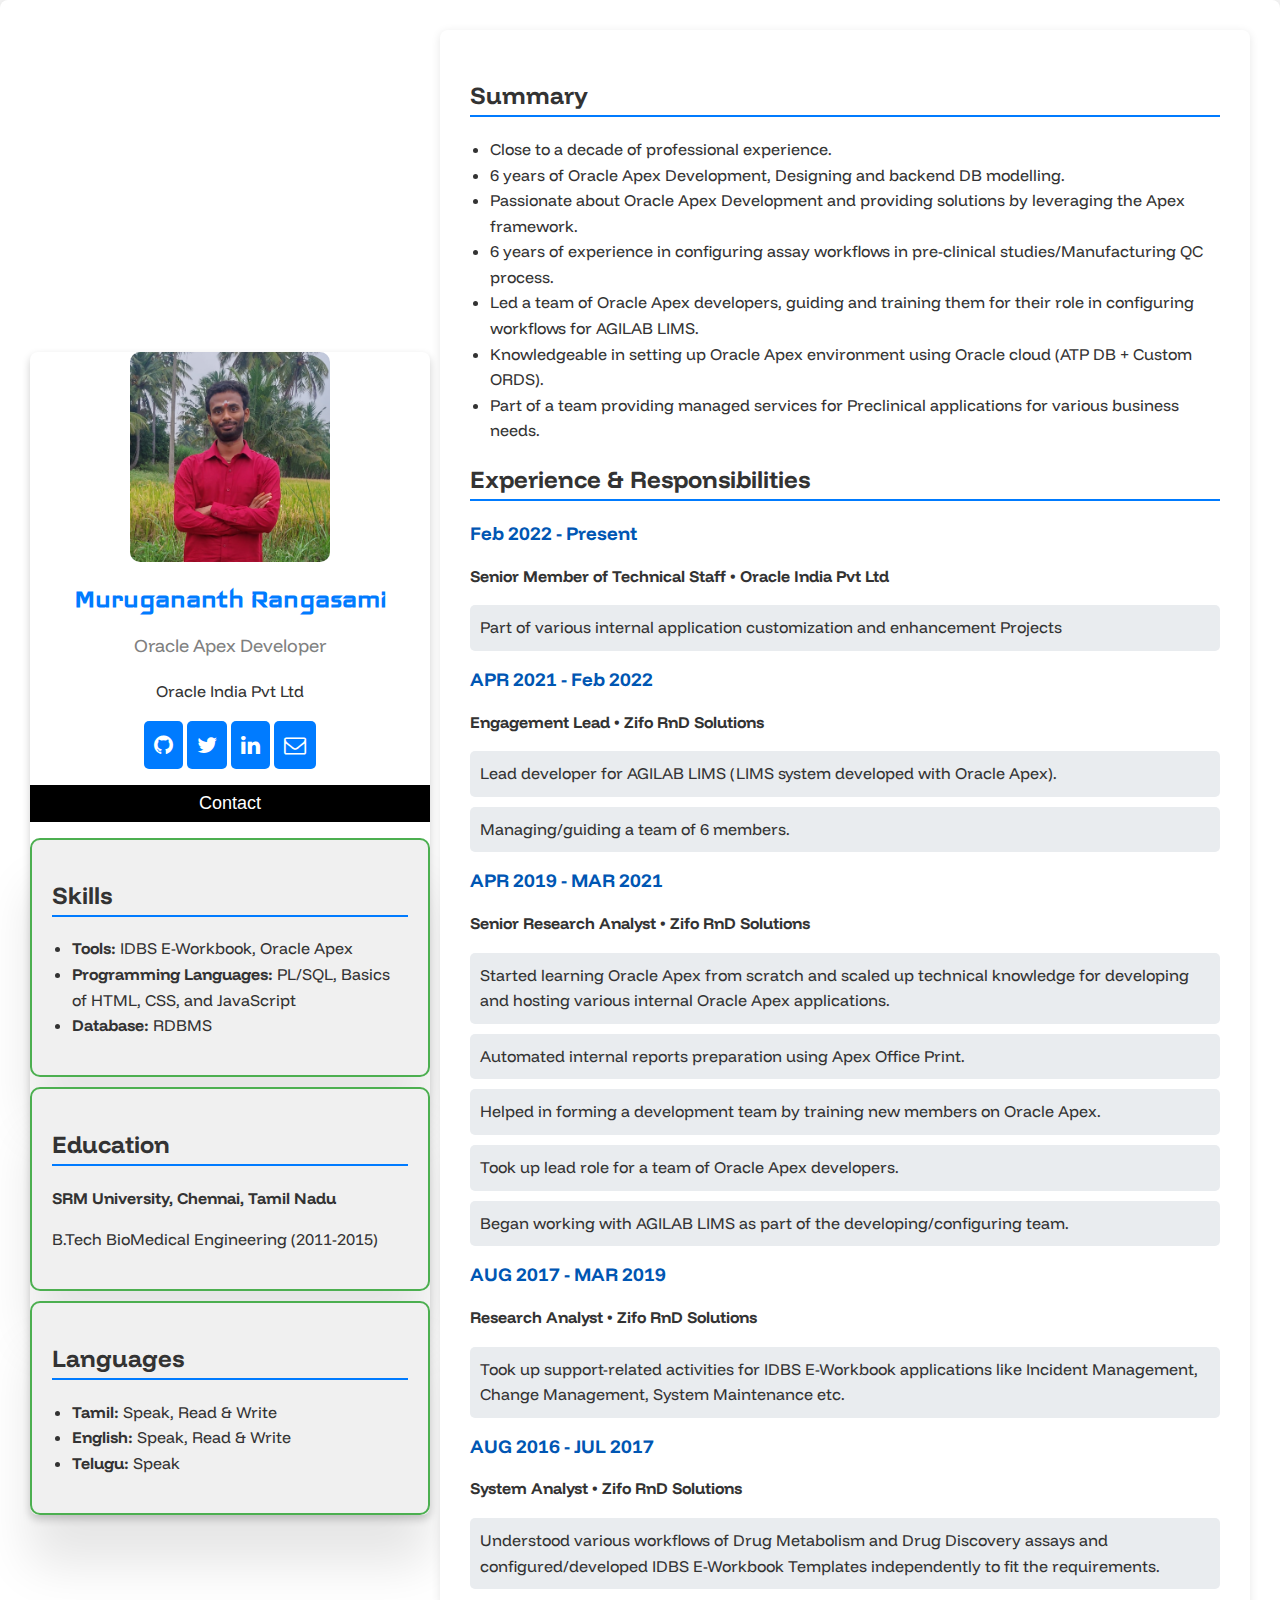
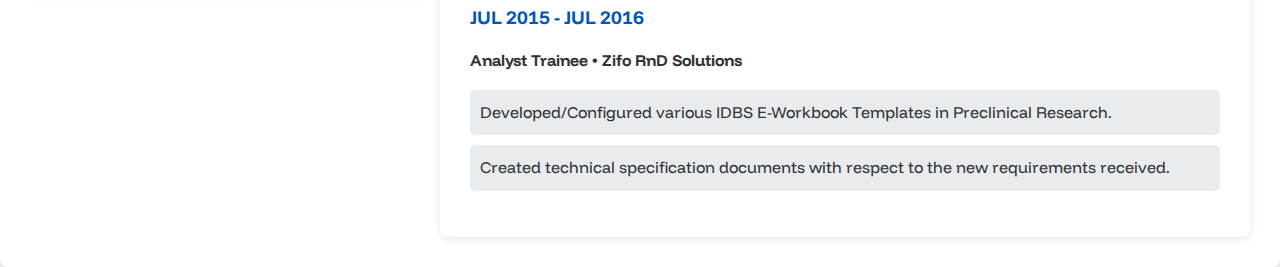
<file: index.html>
<!DOCTYPE html>
<html lang="en">
<head>
        <meta charset="UTF-8">
        <meta name="viewport" content="width=device-width, initial-scale=1.0">
        <title> Murugananth Rangasami </title>
        <link rel="stylesheet" href="https://cdnjs.cloudflare.com/ajax/libs/font-awesome/4.7.0/css/font-awesome.min.css">
        <link rel="stylesheet" href="p01-profile-murugananth.css">
    <meta charset="UTF-8">
    <meta name="viewport" content="width=device-width, initial-scale=1.0">
    <title>Murugananth Rangasami - Resume</title>
</head>
<body>
<div class="container">

    <div class="leftside">
        <div class="contentleft">
        <img src="murugananth_image.jpg" alt="Murugananth Rangasami" class="img-style">
        <h1>Murugananth Rangasami</h1>
        <p class="title center-text">Oracle Apex Developer</p>
        <p class="center-text">Oracle India Pvt Ltd</p>
            <div class="center-text">
                <a href="https://github.com/murugusr" target="_blank" class="icon-button"><i class="fa fa-github"></i></a>
                <a href="https://x.com/murugusr" target="_blank" class="icon-button"><i class="fa fa-twitter"></i></a>
                <a href="https://www.linkedin.com/in/murugananth-rangasami-6691a979/" target="_blank" class="icon-button"><i class="fa fa-linkedin"></i></a>
                <a href="mailto:murugusr@gmail.com" target="_blank" class="icon-button"><i class="fa fa-envelope-o"></i></a>
            </div>
        <p><button>Contact</button></p>
        </div>
        <div class="contentleft region-box"> <h2>Skills</h2>
            <ul>
                <li><strong>Tools:</strong> IDBS E-Workbook, Oracle Apex</li>
                <li><strong>Programming Languages:</strong> PL/SQL, Basics of HTML, CSS, and JavaScript</li>
                <li><strong>Database:</strong> RDBMS</li>
            </ul>
        </div>
        <div class="contentleft region-box">
            <h2>Education</h2>
            <p><strong>SRM University, Chennai, Tamil Nadu</strong></p>
            <p>B.Tech BioMedical Engineering (2011-2015)</p>
        </div>
        <div class="contentleft region-box">
        <h2>Languages</h2>
        <ul>
        <li><strong>Tamil:</strong> Speak, Read & Write</li>
        <li><strong>English:</strong> Speak, Read & Write</li>
        <li><strong>Telugu:</strong> Speak</li>
        </ul>
    </div>
    </div>
    <div class ="rightside">
        <div class="content"></div>
    <h2>Summary</h2>
    <ul>
        <li>Close to a decade of professional experience.</li>
        <li>6 years of Oracle Apex Development, Designing and backend DB modelling.</li>
        <li>Passionate about Oracle Apex Development and providing solutions by leveraging the Apex framework.</li>
        <li>6 years of experience in configuring assay workflows in pre-clinical studies/Manufacturing QC process.</li>
        <li>Led a team of Oracle Apex developers, guiding and training them for their role in configuring workflows for AGILAB LIMS.</li>
        <li>Knowledgeable in setting up Oracle Apex environment using Oracle cloud (ATP DB + Custom ORDS).</li>
        <li>Part of a team providing managed services for Preclinical applications for various business needs.</li>
    </ul>

    <div class="experience">
        <h2>Experience & Responsibilities</h2>
        <h3>Feb 2022 - Present</h3>
        <p><strong>Senior Member of Technical Staff • Oracle India Pvt Ltd</strong></p>
        <ul>
            <li>Part of various internal application customization and enhancement Projects</li>
        </ul>
        <h3>APR 2021 - Feb 2022</h3>
        <p><strong>Engagement Lead • Zifo RnD Solutions</strong></p>
        <ul>
            <li>Lead developer for AGILAB LIMS (LIMS system developed with Oracle Apex).</li>
            <li>Managing/guiding a team of 6 members.</li>
        </ul>

        <h3>APR 2019 - MAR 2021</h3>
        <p><strong>Senior Research Analyst • Zifo RnD Solutions</strong></p>
        <ul>
            <li>Started learning Oracle Apex from scratch and scaled up technical knowledge for developing and hosting various internal Oracle Apex applications.</li>
            <li>Automated internal reports preparation using Apex Office Print.</li>
            <li>Helped in forming a development team by training new members on Oracle Apex.</li>
            <li>Took up lead role for a team of Oracle Apex developers.</li>
            <li>Began working with AGILAB LIMS as part of the developing/configuring team.</li>
        </ul>

        <h3>AUG 2017 - MAR 2019</h3>
        <p><strong>Research Analyst • Zifo RnD Solutions</strong></p>
        <ul>
            <li>Took up support-related activities for IDBS E-Workbook applications like Incident Management, Change Management, System Maintenance etc.</li>
        </ul>

        <h3>AUG 2016 - JUL 2017</h3>
        <p><strong>System Analyst • Zifo RnD Solutions</strong></p>
        <ul>
            <li>Understood various workflows of Drug Metabolism and Drug Discovery assays and configured/developed IDBS E-Workbook Templates independently to fit the requirements.</li>
        </ul>

        <h3>JUL 2015 - JUL 2016</h3>
        <p><strong>Analyst Trainee • Zifo RnD Solutions</strong></p>
        <ul>
            <li>Developed/Configured various IDBS E-Workbook Templates in Preclinical Research.</li>
            <li>Created technical specification documents with respect to the new requirements received.</li>
        </ul>

    </div>
    </div>
    </div>
</div>

</body>
</html>
</file>
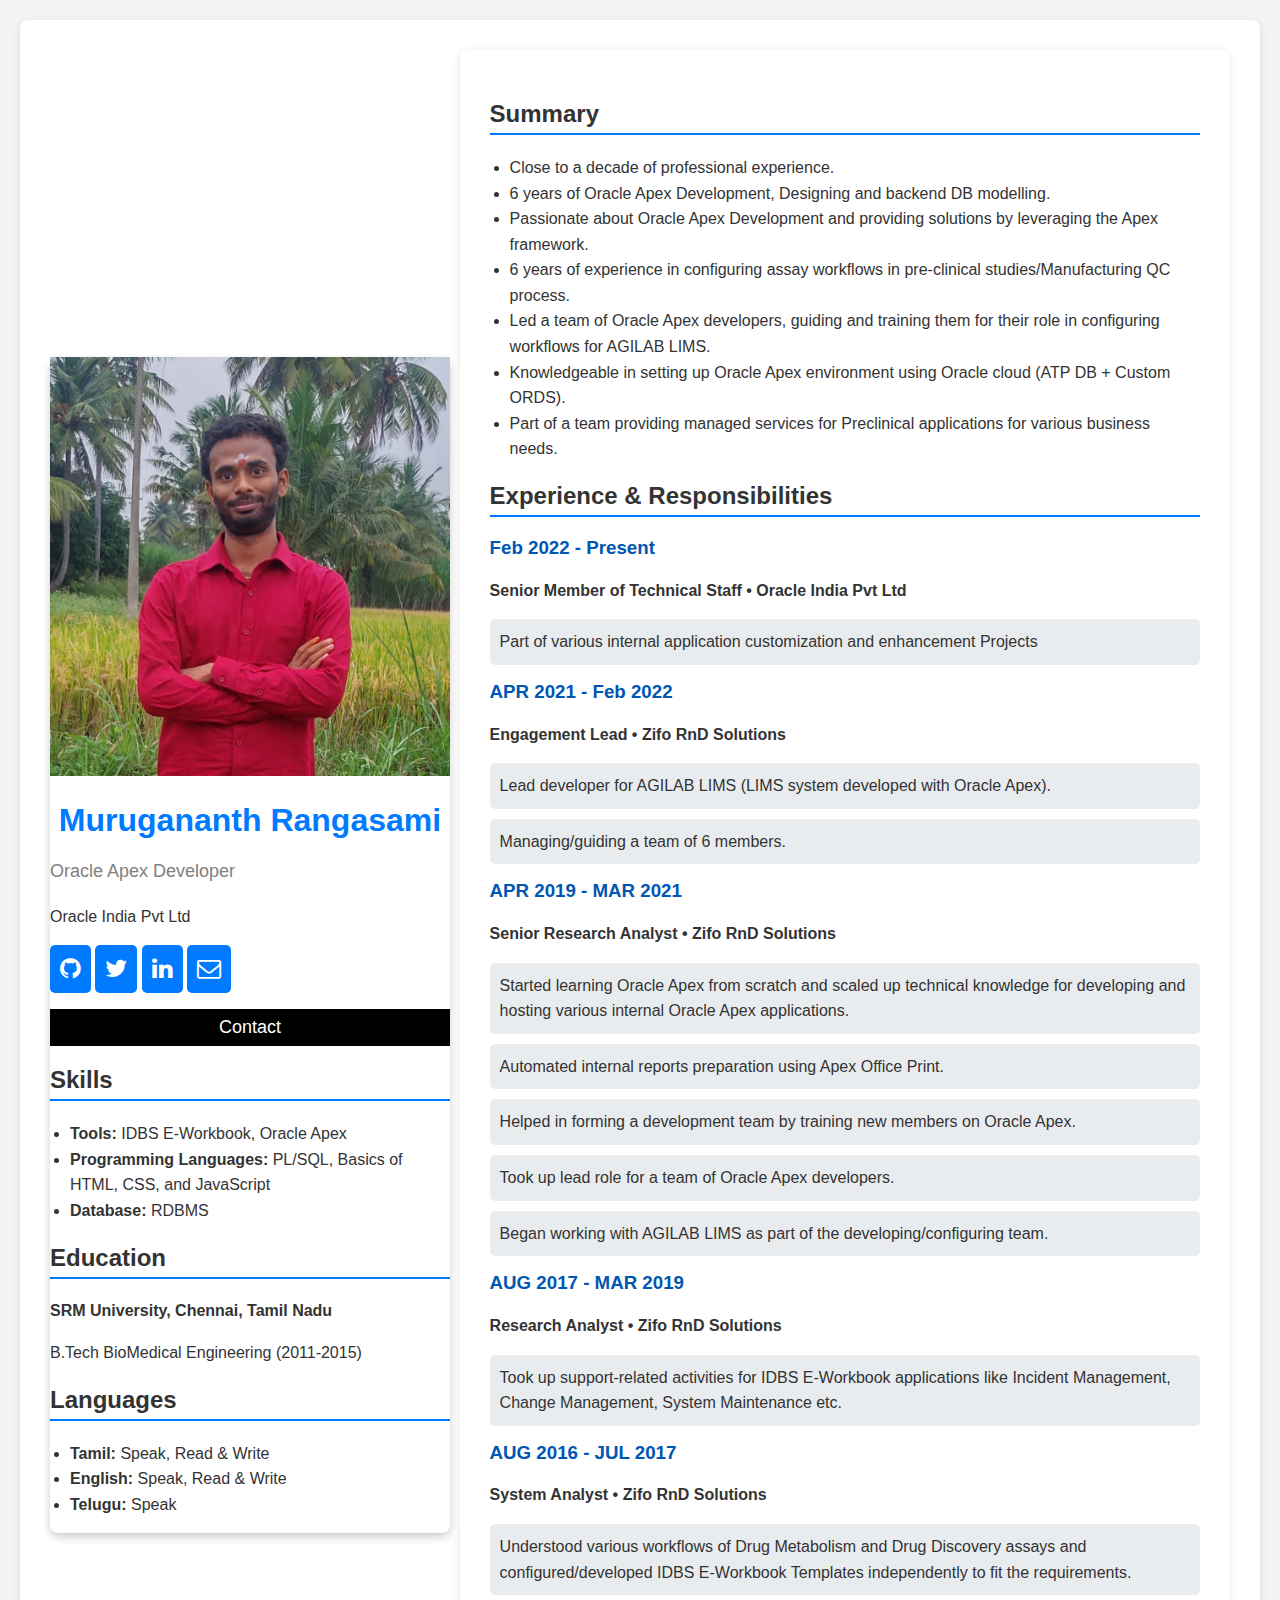
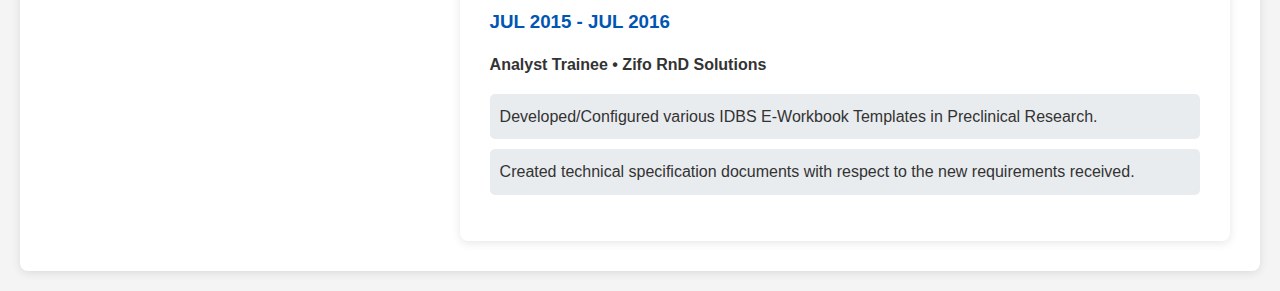
<file: Docs/index.html>
<!DOCTYPE html>
<html lang="en">
<head>
        <meta charset="UTF-8">
        <meta name="viewport" content="width=device-width, initial-scale=1.0">
        <title>Murugananth Rangasami</title>
        <link rel="stylesheet" href="https://cdnjs.cloudflare.com/ajax/libs/font-awesome/4.7.0/css/font-awesome.min.css">
        <link rel="stylesheet" href="p01-profile-murugananth.css">
    <meta charset="UTF-8">
    <meta name="viewport" content="width=device-width, initial-scale=1.0">
    <title>Murugananth Rangasami - Resume</title>
</head>
<body>
<div class="container">
   
    <div class="leftside">
        <div class="contentleft">
        <img src="murugananth_image.jpg" alt="Murugananth Rangasami" style="width:100%">
        <h1>Murugananth Rangasami</h1>
        <p class="title">Oracle Apex Developer</p>
        <p>Oracle India Pvt Ltd</p>
        <a href="https://github.com/murugusr" target="_blank" class="icon-button"><i class="fa fa-github"></i></a>
        <a href="https://x.com/murugusr" target="_blank" class="icon-button"><i class="fa fa-twitter"></i></a>
        <a href="https://www.linkedin.com/in/murugananth-rangasami-6691a979/" target="_blank" class="icon-button"><i class="fa fa-linkedin"></i></a>
        <a href="mailto:murugusr@gmail.com" target="_blank" class="icon-button"><i class="fa fa-envelope-o"></i></a>
        <p><button>Contact</button></p>
        </div>
        <div class="contentleft"> <h2>Skills</h2>
            <ul>
                <li><strong>Tools:</strong> IDBS E-Workbook, Oracle Apex</li>
                <li><strong>Programming Languages:</strong> PL/SQL, Basics of HTML, CSS, and JavaScript</li>
                <li><strong>Database:</strong> RDBMS</li>
            </ul>
        </div>
        <div class="contentleft">
            <h2>Education</h2>
            <p><strong>SRM University, Chennai, Tamil Nadu</strong></p>
            <p>B.Tech BioMedical Engineering (2011-2015)</p>
       </div>
       <div class="contentleft">
        <h2>Languages</h2>
        <ul>
        <li><strong>Tamil:</strong> Speak, Read & Write</li>
        <li><strong>English:</strong> Speak, Read & Write</li>
        <li><strong>Telugu:</strong> Speak</li>
        </ul>
   </div>
    </div>
    <div class ="rightside">
        <div class="content"></div>
    <h2>Summary</h2>
    <ul>
        <li>Close to a decade of professional experience.</li>
        <li>6 years of Oracle Apex Development, Designing and backend DB modelling.</li>
        <li>Passionate about Oracle Apex Development and providing solutions by leveraging the Apex framework.</li>
        <li>6 years of experience in configuring assay workflows in pre-clinical studies/Manufacturing QC process.</li>
        <li>Led a team of Oracle Apex developers, guiding and training them for their role in configuring workflows for AGILAB LIMS.</li>
        <li>Knowledgeable in setting up Oracle Apex environment using Oracle cloud (ATP DB + Custom ORDS).</li>
        <li>Part of a team providing managed services for Preclinical applications for various business needs.</li>
    </ul>

    <div class="experience">
        <h2>Experience & Responsibilities</h2>
        <h3>Feb 2022 - Present</h3>
        <p><strong>Senior Member of Technical Staff • Oracle India Pvt Ltd</strong></p>
        <ul>
            <li>Part of various internal application customization and enhancement Projects</li>
        </ul>
        <h3>APR 2021 - Feb 2022</h3>
        <p><strong>Engagement Lead • Zifo RnD Solutions</strong></p>
        <ul>
            <li>Lead developer for AGILAB LIMS (LIMS system developed with Oracle Apex).</li>
            <li>Managing/guiding a team of 6 members.</li>
        </ul>

        <h3>APR 2019 - MAR 2021</h3>
        <p><strong>Senior Research Analyst • Zifo RnD Solutions</strong></p>
        <ul>
            <li>Started learning Oracle Apex from scratch and scaled up technical knowledge for developing and hosting various internal Oracle Apex applications.</li>
            <li>Automated internal reports preparation using Apex Office Print.</li>
            <li>Helped in forming a development team by training new members on Oracle Apex.</li>
            <li>Took up lead role for a team of Oracle Apex developers.</li>
            <li>Began working with AGILAB LIMS as part of the developing/configuring team.</li>
        </ul>

        <h3>AUG 2017 - MAR 2019</h3>
        <p><strong>Research Analyst • Zifo RnD Solutions</strong></p>
        <ul>
            <li>Took up support-related activities for IDBS E-Workbook applications like Incident Management, Change Management, System Maintenance etc.</li>
        </ul>

        <h3>AUG 2016 - JUL 2017</h3>
        <p><strong>System Analyst • Zifo RnD Solutions</strong></p>
        <ul>
            <li>Understood various workflows of Drug Metabolism and Drug Discovery assays and configured/developed IDBS E-Workbook Templates independently to fit the requirements.</li>
        </ul>

       <h3>JUL 2015 - JUL 2016</h3>
       <p><strong>Analyst Trainee • Zifo RnD Solutions</strong></p>
       <ul>
           <li>Developed/Configured various IDBS E-Workbook Templates in Preclinical Research.</li>
           <li>Created technical specification documents with respect to the new requirements received.</li>
       </ul>

    </div>
    </div>
    </div>
</div>

</body>
</html>
</file>
<file: p01-profile-murugananth.css>
@import url('https://fonts.googleapis.com/css2?family=Funnel+Display:wght@300..800&family=Iceland&display=swap');

body {
    /* font-family: 'Arial', sans-serif; */
    font-family: "Funnel Display", serif;
    margin: auto;
    background-color: #f4f4f4;
    color: #333;
}

.container {
  /*  max-width: 800px; */
    background: white;
    padding: 30px;
    border-radius: 8px;
    box-shadow: 0 2px 10px rgba(0, 0, 0, 0.1);
    display: flex;
    align-content: space-evenly;
    gap: 0.6rem;
}

.leftside {
    box-shadow: 0 4px 8px 0 rgba(0, 0, 0, 0.2);
    max-width: 400px;
    margin: auto;
    border-radius: 8px;
/*     text-align: center;*/
    align-content: start;
    gap: 20px 5px;

}

.rightside {
   /*  max-width: 800px; */
    background: white;
    padding: 30px;
    margin: auto;
    border-radius: 8px;
    box-shadow: 0 2px 10px rgba(0, 0, 0, 0.1);
    gap: 0.6rem;
    /*align-self: end;
    align-content: end;*/
}
.contentleft {
/*     position: absolute; */
    border-radius: 10px;
    gap: 0.6rem;
    border: 10px white;
}
.contentright {
 /*    position: absolute; */
    border-radius: 8px;
    gap: 0.6rem;
}

.icon-button {
    display: inline-block;
    padding: 10px;
    background-color: #007bff;
    color: #fff;
    border-radius: 5px;
    text-align: center;
    cursor: pointer;
    justify-content: center;
    align-items: center;
    margin-left:auto;
    margin-right:auto;
}

h1 {
    font-family: "Iceland", serif;
    text-align: center;
    color: #007BFF;
    margin-bottom: 10px;
}
h2 {
    border-bottom: 2px solid #007BFF;
    padding-bottom: 5px;
    margin-top: 20px;
}
h3 {
    margin-top: 15px;
    color: #0056b3;
}
p, ul {
    line-height: 1.6;
}
.contact-info {
    text-align: center;
    margin-bottom: 20px;
}
.contact-info p {
    margin: 5px 0;
}
ul {
    list-style-type: disc;
    padding-left: 20px;
}
.experience ul {
    list-style-type: none; /* Remove bullet points for experience */
    padding-left: 0; /* Remove left padding */
}
.experience li {
    background-color: #e9ecef; /* Light grey background for experience items */
    margin-bottom: 10px; /* Space between items */
    padding: 10px; /* Padding for each item */
    border-radius: 5px; /* Rounded corners */
}

.title {
    font-family: "Funnel Display", serif;
    color: grey;
    font-size: 18px;
}

button {
    border: none;
    outline: 0;
    display: inline-block;
    padding: 8px;
    color: white;
    background-color: #000;
    text-align: center;
    cursor: pointer;
    width: 100%;
    font-size: 18px;
}

a {
    text-decoration: none;
    font-size: 22px;
    color: black;
}

button:hover,
a:hover {
    opacity: 0.7;
}

.padding-region {
    padding: 20px; /* You can adjust the value as needed */
    }

.region-box {
    padding: 20px;
    border: 2px solid #4CAF50; /* Green border */
    background-color: #f0f0f0; /* Light grey background */
    border-radius: 10px; /* Rounded corners */
    box-shadow: 0 50px 50px rgba(0, 0, 0, 0.1); /* Subtle shadow */
    border-bottom-style: double;
    margin-top: 10px
    }
.img-style{
    border-radius: 10px;
    width:50%;
    display: block;
    margin-left:auto;
    margin-right:auto;
}
.center-text {
    text-align: center;
}

.button {
    display: inline-block;
    margin: 5px; /* Add some space between buttons */
}
</file>
<file: Docs/p01-profile-murugananth.css>
body {
    font-family: 'Arial', sans-serif;
    margin: 20px;
    background-color: #f4f4f4;
    color: #333;
}
.container {
  /*  max-width: 800px; */
    background: white;
    padding: 30px;
    border-radius: 8px;
    box-shadow: 0 2px 10px rgba(0, 0, 0, 0.1);
    display: flex;
    align-content: space-evenly; 
    gap: 0.6rem; 
}

.leftside {
    box-shadow: 0 4px 8px 0 rgba(0, 0, 0, 0.2);
    max-width: 400px;
    margin: auto;
    border-radius: 8px;
/*     text-align: center;*/
    align-content: start;
    gap: 20px 5px; 
    
}

.rightside {
   /*  max-width: 800px; */
    background: white;
    padding: 30px;
    margin: auto;
    border-radius: 8px;
    box-shadow: 0 2px 10px rgba(0, 0, 0, 0.1);
    gap: 0.6rem; 
/*     align-self: end;
    align-content: end; */
}
.contentleft {
/*     position: absolute; */
    border-radius: 10px;
    gap: 0.6rem;
    border: 10px white; 
}
.contentright {
 /*    position: absolute; */
    border-radius: 8px;
    gap: 0.6rem;    
}

.icon-button {
    display: inline-block;
    padding: 10px;
    background-color: #007bff;
    color: #fff;
    border: none;
    border-radius: 5px;
    text-align: center;
    text-decoration: none;
    font-size: 24px;
    cursor: pointer;
}

h1 {
    text-align: center;
    color: #007BFF;
    margin-bottom: 10px;
}
h2 {
    border-bottom: 2px solid #007BFF;
    padding-bottom: 5px;
    margin-top: 20px;
}
h3 {
    margin-top: 15px;
    color: #0056b3;
}
p, ul {
    line-height: 1.6;
}
.contact-info {
    text-align: center;
    margin-bottom: 20px;
}
.contact-info p {
    margin: 5px 0;
}
ul {
    list-style-type: disc;
    padding-left: 20px;
}
.experience ul {
    list-style-type: none; /* Remove bullet points for experience */
    padding-left: 0; /* Remove left padding */
}
.experience li {
    background-color: #e9ecef; /* Light grey background for experience items */
    margin-bottom: 10px; /* Space between items */
    padding: 10px; /* Padding for each item */
    border-radius: 5px; /* Rounded corners */
}


.title {
    color: grey;
    font-size: 18px;
}

button {
    border: none;
    outline: 0;
    display: inline-block;
    padding: 8px;
    color: white;
    background-color: #000;
    text-align: center;
    cursor: pointer;
    width: 100%;
    font-size: 18px;
}

a {
    text-decoration: none;
    font-size: 22px;
    color: black;
}

button:hover,
a:hover {
    opacity: 0.7;
}
</file>
